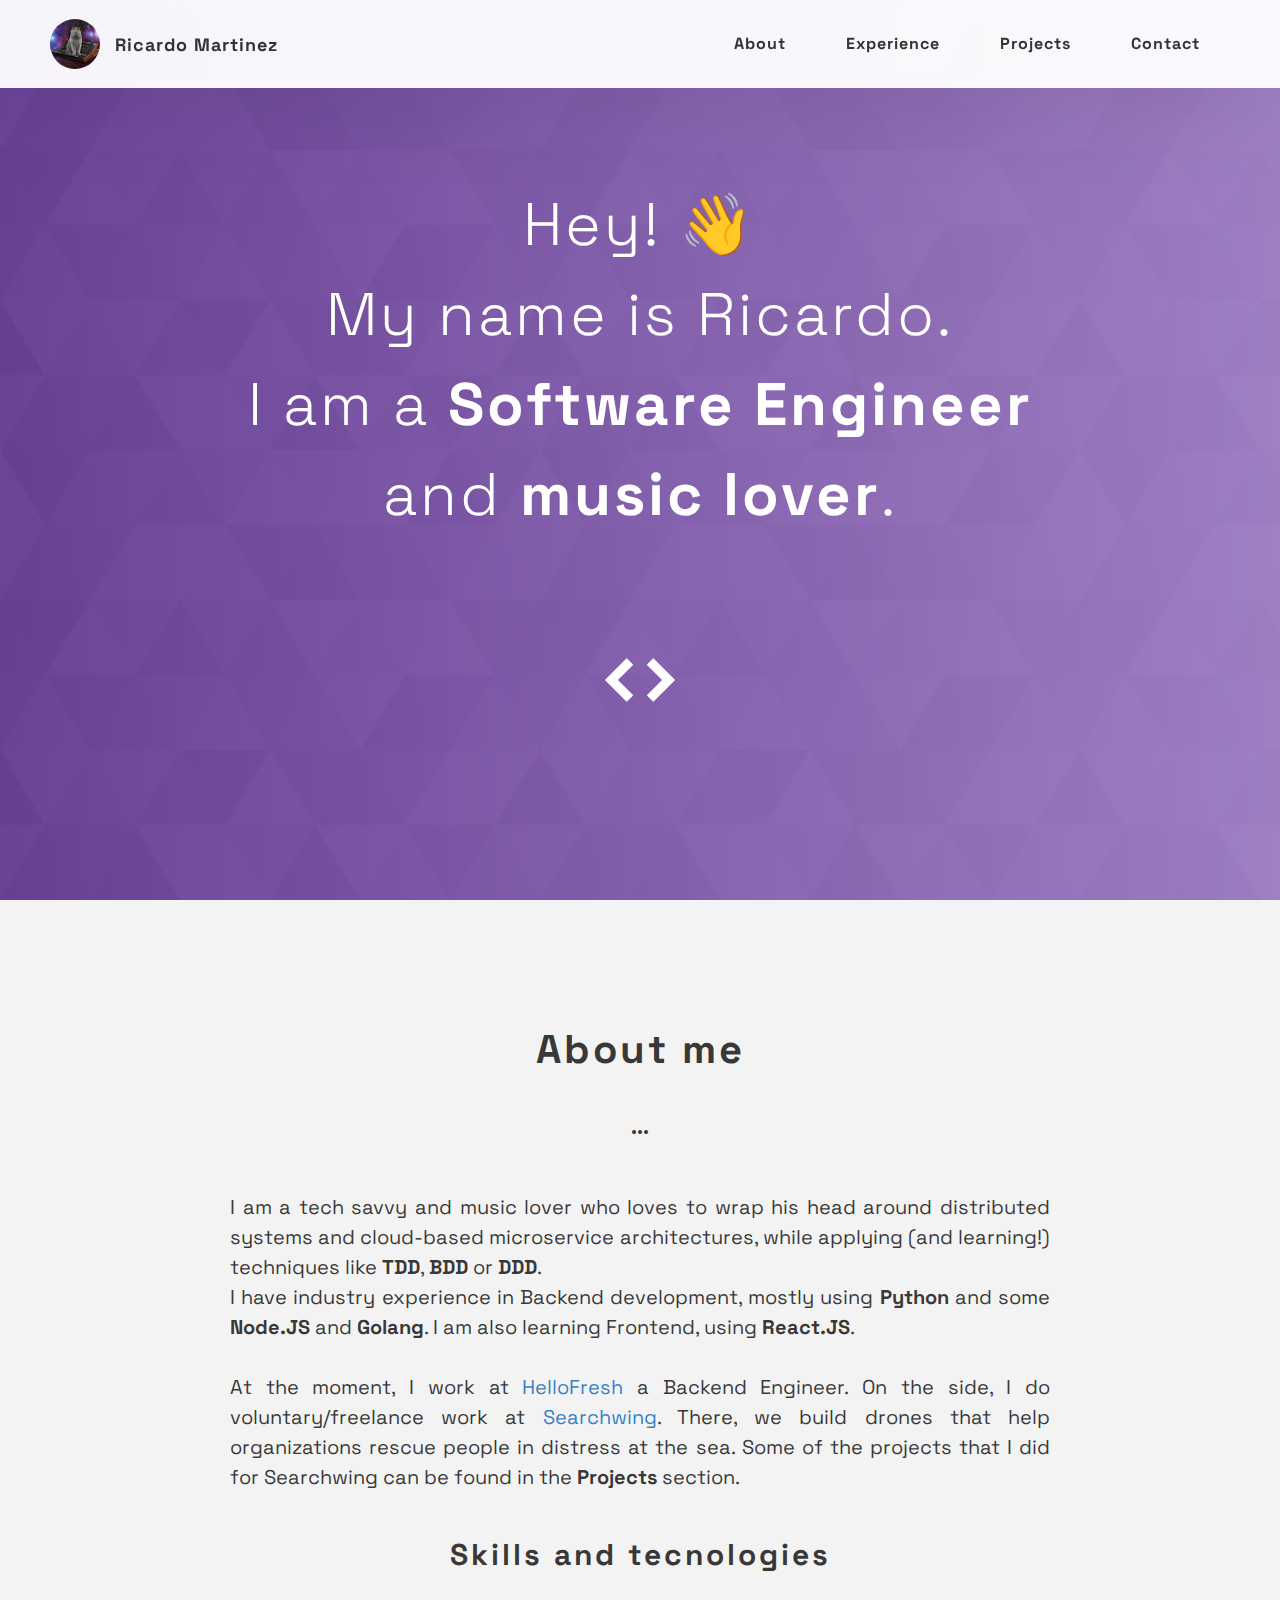
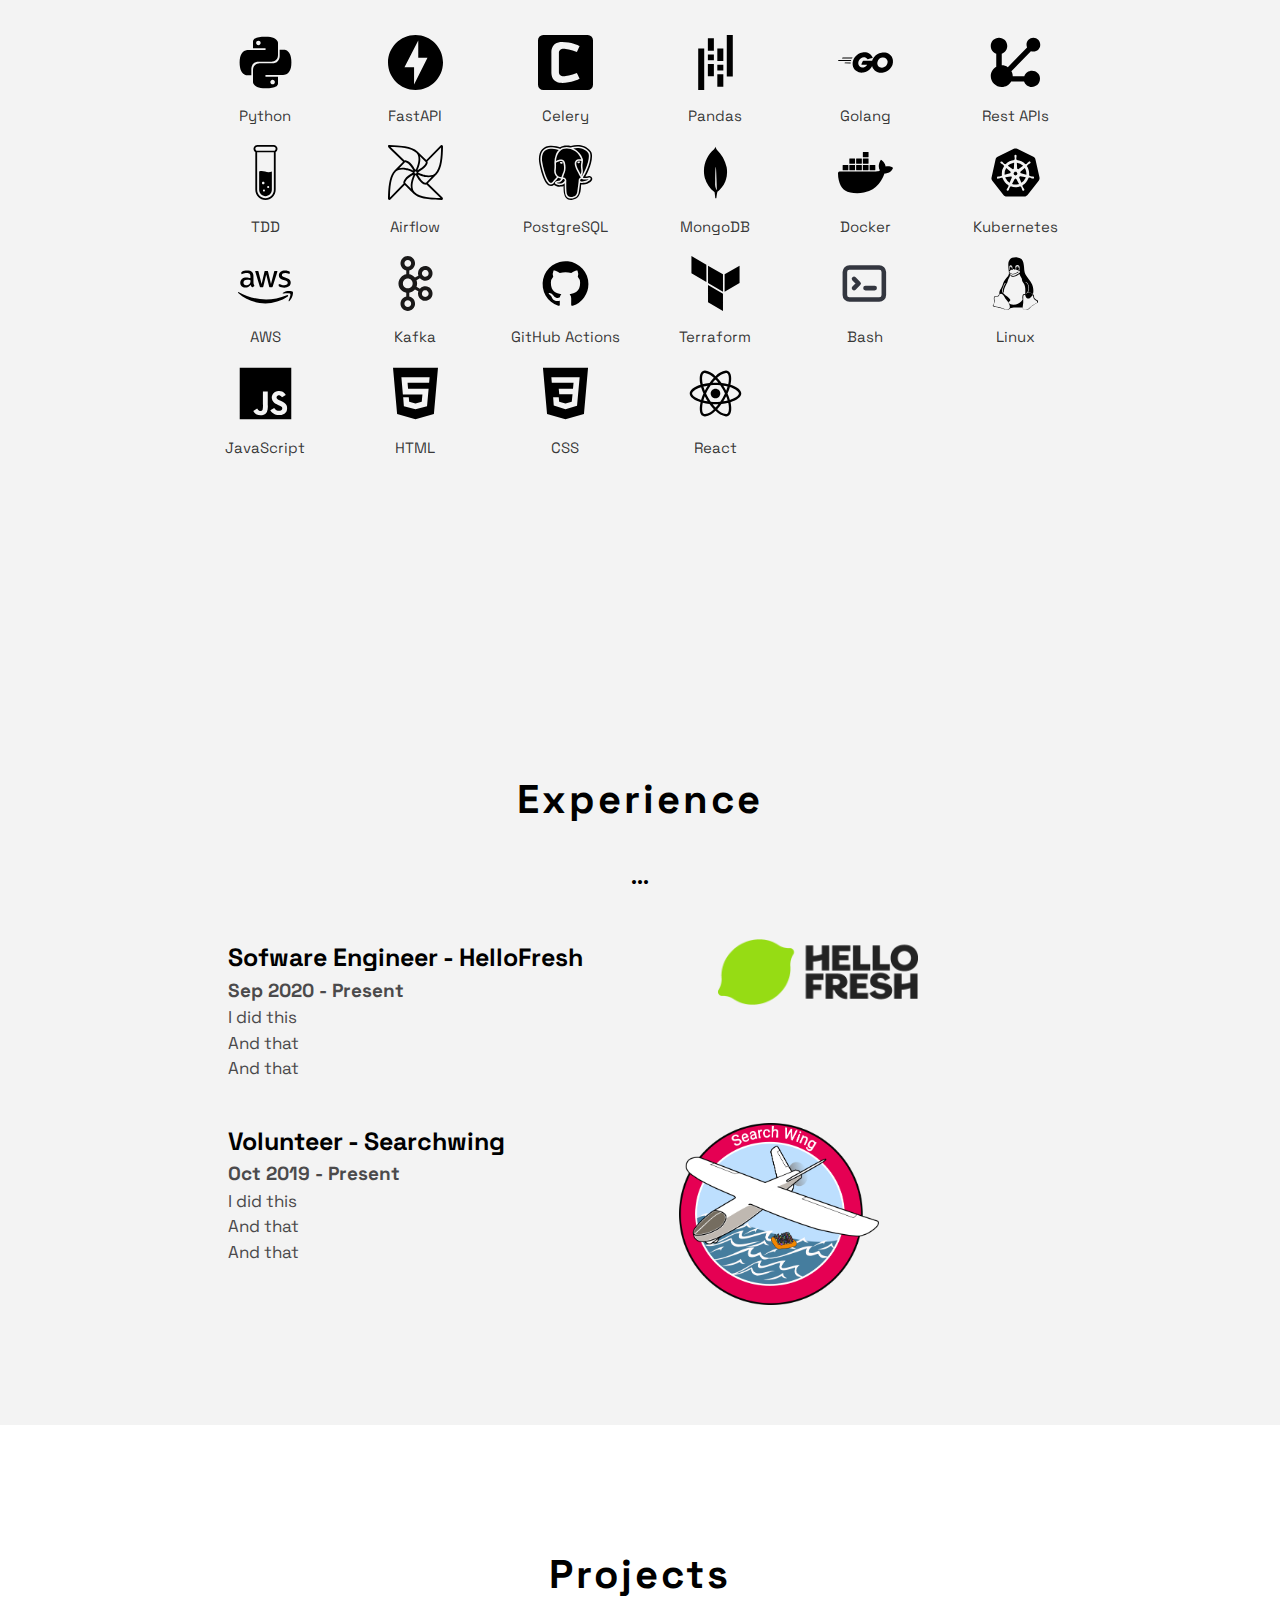
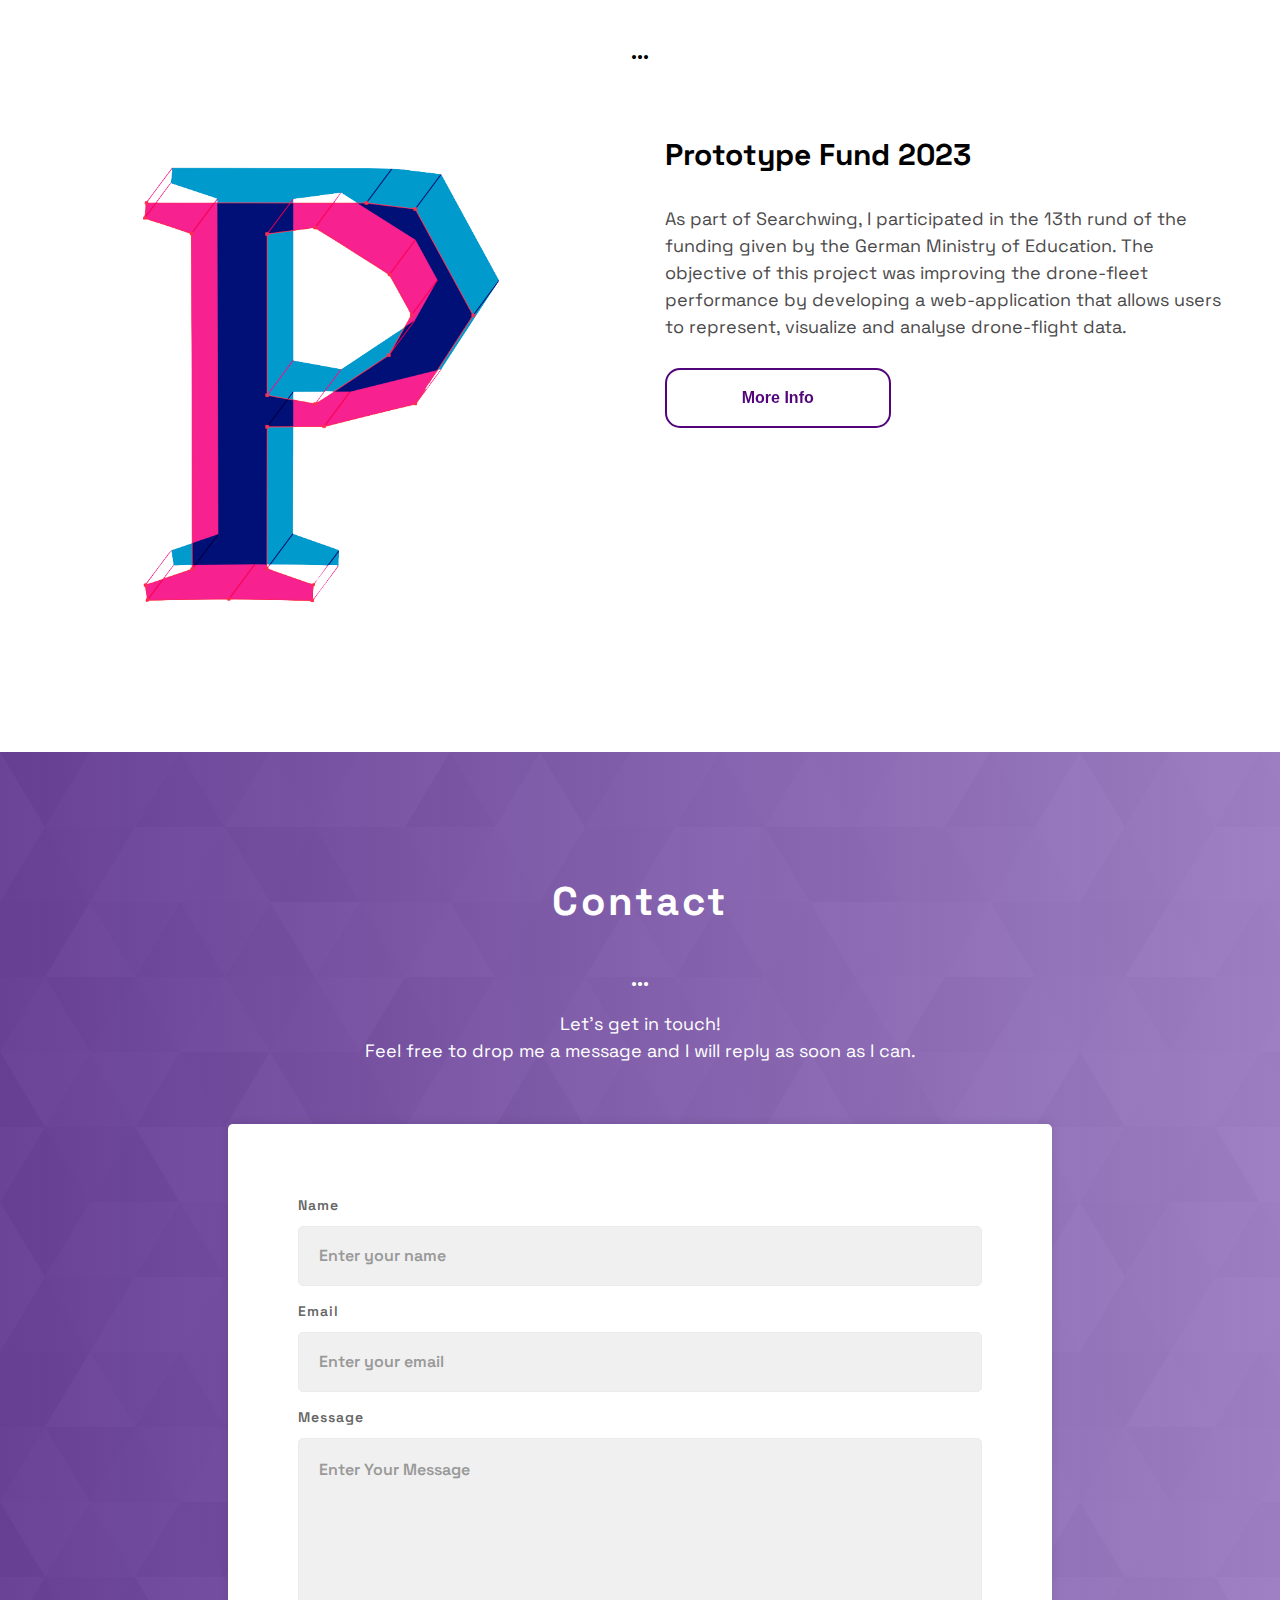
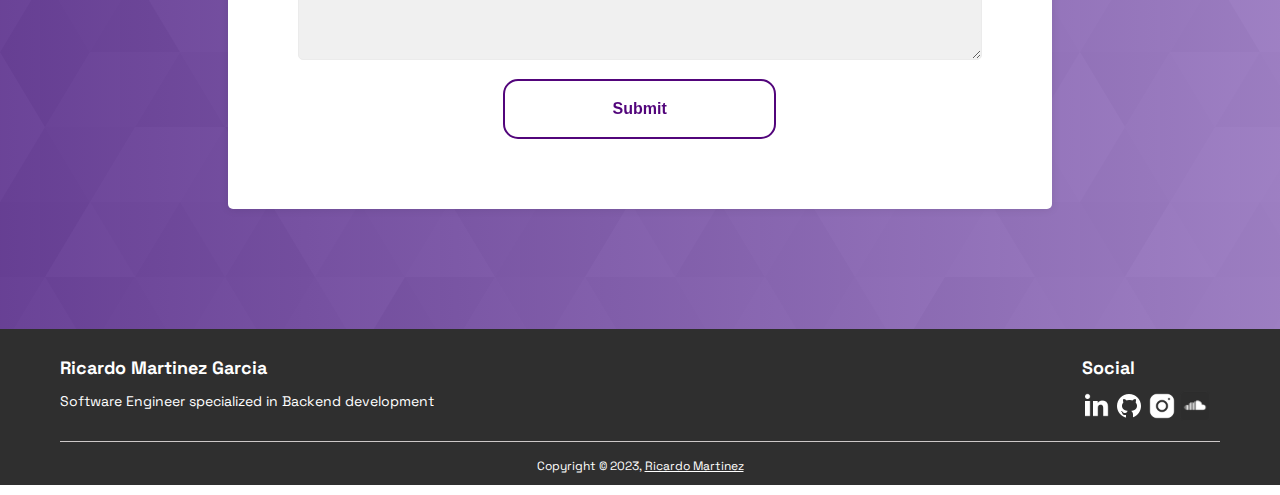
<file: index.html>
<!DOCTYPE html>
<html lang="en">

<head>
    <meta charset="UTF-8" />
    <meta name="viewport" content="width=device-width, initial-scale=1.0" />
    <meta http-equiv="X-UA-Compatible" content="ie=edge" />
    <title>Ricardo Martinez</title>

    <link rel="stylesheet" href="style.css" type="text/css" />


    <link rel="preconnect" href="https://fonts.googleapis.com">
    <link rel="preconnect" href="https://fonts.gstatic.com" crossorigin>
    <link rel="preconnect" href="https://fonts.googleapis.com">
    <link rel="preconnect" href="https://fonts.gstatic.com" crossorigin>
    <link
        href="https://fonts.googleapis.com/css2?family=Montserrat&family=Space+Grotesk:wght@300;400;500;600;700&family=Space+Mono:wght@400;700&display=swap"
        rel="stylesheet">
    <link href="https://fonts.googleapis.com/icon?family=Material+Icons" rel="stylesheet">
    <link href='https://css.gg/more-o.css' rel='stylesheet'>
</head>

<body>
    <header class="header">
        <div class="header__content">
            <div class="header__logo-container">
                <div class="header__logo-img-cont">
                    <img src="./assets/jpeg/rmargar.jpeg" alt="Ram Maheshwari Logo Image" class="header__logo-img" />
                </div>
                <a href="#home"><span class="header__logo-sub">Ricardo Martinez</span></a>
            </div>
            <div class="header__main">
                <ul class="header__links">
                    <li class="header__link-wrapper">
                        <a href="#about" class="header__link">About </a>
                    </li>
                    <li class="header__link-wrapper">
                        <a href="#experience" class="header__link">
                            Experience
                        </a>
                    </li>
                    <li class="header__link-wrapper">
                        <a href="#projects" class="header__link">
                            Projects
                        </a>
                    </li>
                    <li class="header__link-wrapper">
                        <a href="#contact" class="header__link"> Contact </a>
                    </li>
                </ul>
                <div class="header__main-ham-menu-cont">
                    <img src="./assets/svg/ham-menu.svg" alt="hamburger menu" class="header__main-ham-menu" />
                    <img src="./assets/svg/ham-menu-close.svg" alt="hamburger menu close"
                        class="header__main-ham-menu-close d-none" />
                </div>
            </div>
        </div>
        <div class="header__sm-menu">
            <div class="header__sm-menu-content">
                <ul class="header__sm-menu-links">
                    <li class="header__sm-menu-link">
                        <a href="./index.html"> Home </a>
                    </li>

                    <li class="header__sm-menu-link">
                        <a href="./index.html#about"> About </a>
                    </li>

                    <li class="header__sm-menu-link">
                        <a href="./index.html#projects"> Projects </a>
                    </li>

                    <li class="header__sm-menu-link">
                        <a href="./index.html#contact"> Contact </a>
                    </li>
                </ul>
            </div>
        </div>
    </header>
    </nav>

    <section class="home" id="home">
        <div class="home__content">
            <h1 class="heading-primary">
                Hey! &#x1F44B; <br /> My name is Ricardo. <br>
                I am a <span class="heading-primary-bold"> Software Engineer</span> <br> and <span
                    class="heading-primary-bold">music lover</span>.
            </h1>

            <div class="home_icon">
                <i class="material-icons" id="code-icon">code</i>
            </div>
        </div>

    </section>
    <section class="sec-pad about" id="about">
        <div class="main-container about-content">
            <h2 class="heading-section"> About me</h2>
            <div class="heading-icon"> <i class="material-icons">more_horiz</i></div>
            <div class="about-description">
                <p>I am a <span class="italic"> tech savvy</span> and music lover who loves to wrap his head around
                    distributed systems and cloud-based microservice architectures, while applying (and learning!)
                    techniques like <span class="about-description-bold">TDD</span>, <span
                        class="about-description-bold">BDD</span> or <span
                        class="about-description-bold">DDD</span>.<br>I have industry experience in Backend development,
                    mostly using
                    <span class="about-description-bold">Python</span> and some <span class="about-description-bold">
                        Node.JS</span> and <span class="about-description-bold">
                        Golang</span>. I am also learning Frontend, using <span
                        class="about-description-bold">React.JS</span>.<br> <br>
                <p>At the moment, I work at <a class="about-link"
                        href="https://engineering.hellofresh.com/">HelloFresh</a> a Backend Engineer. On the side, I do
                    voluntary/freelance work at <a class="about-link" href="http://searchwing.org">Searchwing</a>.
                    There, we build drones that help organizations rescue people in distress at the sea. Some of the
                    projects that I did for Searchwing can be found in the <span
                        class="about-description-bold">Projects</span> section.</p>
                </p>
            </div>
            <div class="about_skills">
                <h2 class="about_header">Skills and tecnologies</h2>
                <div class="about_skills_list">
                    <figure class="about_skill_box"><img src="./assets/svg/logos/python.svg" alt="Python">
                        <figcaption>Python</figcaption>
                    </figure>
                    <figure class="about_skill_box"><img src="./assets/svg/logos/fastapi.svg" alt="FastAPI">
                        <figcaption>FastAPI</figcaption>
                    </figure>
                    <figure class="about_skill_box"><img src="./assets/svg/logos/celery.svg" alt="Celery">
                        <figcaption>Celery</figcaption>
                    </figure>
                    <figure class="about_skill_box"><img src="./assets/svg/logos/pandas.svg" alt="Pandas">
                        <figcaption>Pandas</figcaption>
                    </figure>
                    <figure class="about_skill_box"><img src="./assets/svg/logos/golang.svg" alt="Golang">
                        <figcaption>Golang</figcaption>
                    </figure>
                    <figure class="about_skill_box"><img src="./assets/svg/logos/rest-api.svg" alt="RestAPI">
                        <figcaption>Rest APIs</figcaption>
                    </figure>
                    <figure class="about_skill_box"><img src="./assets/svg/logos/test.svg" alt="TDD">
                        <figcaption>TDD</figcaption>
                    </figure>
                    <figure class="about_skill_box"><img src="./assets/svg/logos/apache.svg" alt="Airflow">
                        <figcaption>Airflow</figcaption>
                    </figure>
                    <figure class="about_skill_box"><img src="./assets/svg/logos/postgresql.svg" alt="PostgreSQL">
                        <figcaption>PostgreSQL</figcaption>
                    </figure>
                    <figure class="about_skill_box"><img src="./assets/svg/logos/mongodb.svg" alt="MongoDB">
                        <figcaption>MongoDB</figcaption>
                    </figure>
                    <figure class="about_skill_box"><img src="./assets/svg/logos/docker.svg" alt="Docker">
                        <figcaption>Docker</figcaption>
                    </figure>
                    <figure class="about_skill_box"><img src="./assets/svg/logos/kubernetes.svg" alt="Kubernetes">
                        <figcaption>Kubernetes</figcaption>
                    </figure>
                    <figure class="about_skill_box"><img src="./assets/svg/logos/aws.svg" alt="AWS">
                        <figcaption>AWS</figcaption>
                    </figure>
                    <figure class="about_skill_box"><img src="./assets/svg/logos/kafka.svg" alt="Kafka">
                        <figcaption>Kafka</figcaption>
                    </figure>
                    <figure class="about_skill_box"><img src="./assets/svg/logos/github.svg" alt="GitHub Actions">
                        <figcaption>GitHub Actions</figcaption>
                    </figure>
                    <figure class="about_skill_box"><img src="./assets/svg/logos/terraform.svg" alt="Terraform">
                        <figcaption>Terraform</figcaption>
                    </figure>
                    <figure class="about_skill_box"><img src="./assets/svg/logos/bash.svg" alt="Bash">
                        <figcaption>Bash</figcaption>
                    </figure>
                    <figure class="about_skill_box"><img src="./assets/svg/logos/linux.svg" alt="Linux">
                        <figcaption>Linux</figcaption>
                    </figure>
                    <figure class="about_skill_box"><img src="./assets/svg/logos/javascript.svg" alt="JavaScript">
                        <figcaption>JavaScript</figcaption>
                    </figure>
                    <figure class="about_skill_box"><img src="./assets/svg/logos/html5.svg" alt="HTML">
                        <figcaption>HTML</figcaption>
                    </figure>
                    <figure class="about_skill_box"><img src="./assets/svg/logos/css3.svg" alt="CSS">
                        <figcaption>CSS</figcaption>
                    </figure>
                    <figure class="about_skill_box"><img src="./assets/svg/logos/react.svg" alt="React">
                        <figcaption>React</figcaption>
                    </figure>
                </div>
            </div>
        </div>

    </section>

    <section class="sec-pad experience" id="experience">
        <div class="main-container">
            <h2 class="heading-section">Experience</h2>
            <div class="heading-icon"> <i class="material-icons">more_horiz</i></div>
            <div class="experience-wrapper">
                <div class="container-experience">
                    <div class="experience-description">
                        <h2 class="experience-item-title">Sofware Engineer - <a class="experience-item-title-link"
                                href="https://hellofresh.de">HelloFresh</a></h2>
                        <h4 class="experience-item-dates text-main-color">Sep 2020 - Present</h4>
                        <ul class="experience-item-description text-main-color">
                            <li>I did this</li>
                            <li>And that</li>
                            <li>And that</li>
                        </ul>
                    </div>
                    <div class="experience-logo"><img src="./assets/png/hellofresh.png"></div>
                </div>
                <div class="container-experience">
                    <div class="experience-description">
                        <h2 class="experience-item-title">Volunteer - <a class="experience-item-title-link"
                                href="https://searchwing.org">Searchwing</a></h2>
                        <h4 class="experience-item-dates text-main-color">Oct 2019 - Present</h4>
                        <ul class="experience-item-description text-main-color">
                            <li>I did this</li>
                            <li>And that</li>
                            <li>And that</li>
                        </ul>
                    </div>
                    <div class="experience-logo"><img src="./assets/png/searchwing.png"></div>
                </div>
            </div>
        </div>
    </section>
    <section id="projects" class="sec-pad projects">
        <div class="main-container">
            <h2 class="heading-section">
                Projects
            </h2>
            <div class="heading-icon"> <i class="material-icons">more_horiz</i></div>
            <div class="projects-content">
                <div class="projects-row">
                    <div class="projects-row-img-cont">
                        <img src="./assets/png/prototype-fund.png" alt="Software Screenshot" class="projects-row-img"
                            loading="lazy" />
                    </div>
                    <div class="projects-row-content">
                        <h3 class="projects-row-content-title">Prototype Fund 2023</h3>
                        <p class="projects-row-description text-main-color">
                            As part of Searchwing, I participated in the 13th rund of the funding given by the German
                            Ministry of Education.
                            The objective of this project was improving the drone-fleet performance
                            by developing a web-application that allows users to represent, visualize and analyse
                            drone-flight data.
                        </p>
                        <a href="https://prototypefund.de/en/" target="_blank"><button class="btn"
                                href="https://prototypefund.de/en/" role="button">More Info</button></a>
                    </div>
                </div>
            </div>
        </div>
    </section>
    <section class="sec-pad contact" id="contact">
        <div class="main-container">
            <h2 class="heading-section">Contact</h2>
            <div class="heading-icon"> <i class="material-icons">more_horiz</i></div>
            <p class="contact-text">Let's get in touch! <br> Feel free to drop me a message and I will reply as soon as
                I can.</p>
            <div class="form-container">
                <form class="contact-form" method="post">
                    <div class="contact-form-field">
                        <label class="contact-form-label" for="name">Name</label>
                        <input required class="contact-form-input" id="post-name" placeholder="Enter your name"
                            type="text" name="name">
                    </div>
                    <div class="contact-form-field">
                        <label class="contact-form-label" for="email">Email</label>
                        <input required class="contact-form-input" id="post-email" type="text"
                            placeholder="Enter your email" name="email">
                    </div>
                    <div class="contact-form-field">
                        <label class="contact-form-label" for="message">Message</label>
                        <textarea required cols="30" rows="10" class="contact-form-input"
                            placeholder="Enter Your Message" name="message" id="message"></textarea>
                    </div>
                    <input class="btn contact-form-submit-btn" type="submit" value="Submit">
                </form>
            </div>
        </div>

    </section>
    <section class="footer" id="footer">
        <div class="main-container footer-container">
            <div class="footer-info">
                <div class="footer-info-summary">
                    <h2>Ricardo Martinez Garcia</h2>
                    <p class="">Software Engineer specialized in Backend development</h2>
                </div>
                <div class="footer-social">
                    <h2 class="footer-social-header">Social</h2>
                    <div class="footer-social-cont">
                        <a href="https://www.linkedin.com/in/ricmargar/" target="_blank" rel="noreferrer" href="#">
                            <img class="main-footer__icon" src="./assets/png/linkedin-ico.png" alt="icon" />
                        </a>
                        <a href="https://www.github.com/rmargar/" target="_blank" rel="noreferrer" href="#">
                            <img class="main-footer__icon" src="./assets/png/github-ico.png" alt="icon" />
                        </a>
                        <a href="https://www.instagram.com/mrtnzzz__/" target="_blank" rel="noreferrer" href="#">
                            <img class="main-footer__icon" src="./assets/png/insta-ico.png" alt="icon" />
                        </a>
                        <a href="https://www.instagram.com/mrtnzzz__/" target="_blank" rel="noreferrer" href="#">
                            <img class="main-footer__icon" src="./assets/png/soundcloud.png" alt="icon" />
                        </a>
                    </div>
                </div>
            </div>

            <div class="footer-copyright">Copyright © 2023, <a class="footer-link" href="https://rmargar.net">Ricardo
                    Martinez</a></div>
        </div>
    </section>
</body>

</html>
</file>
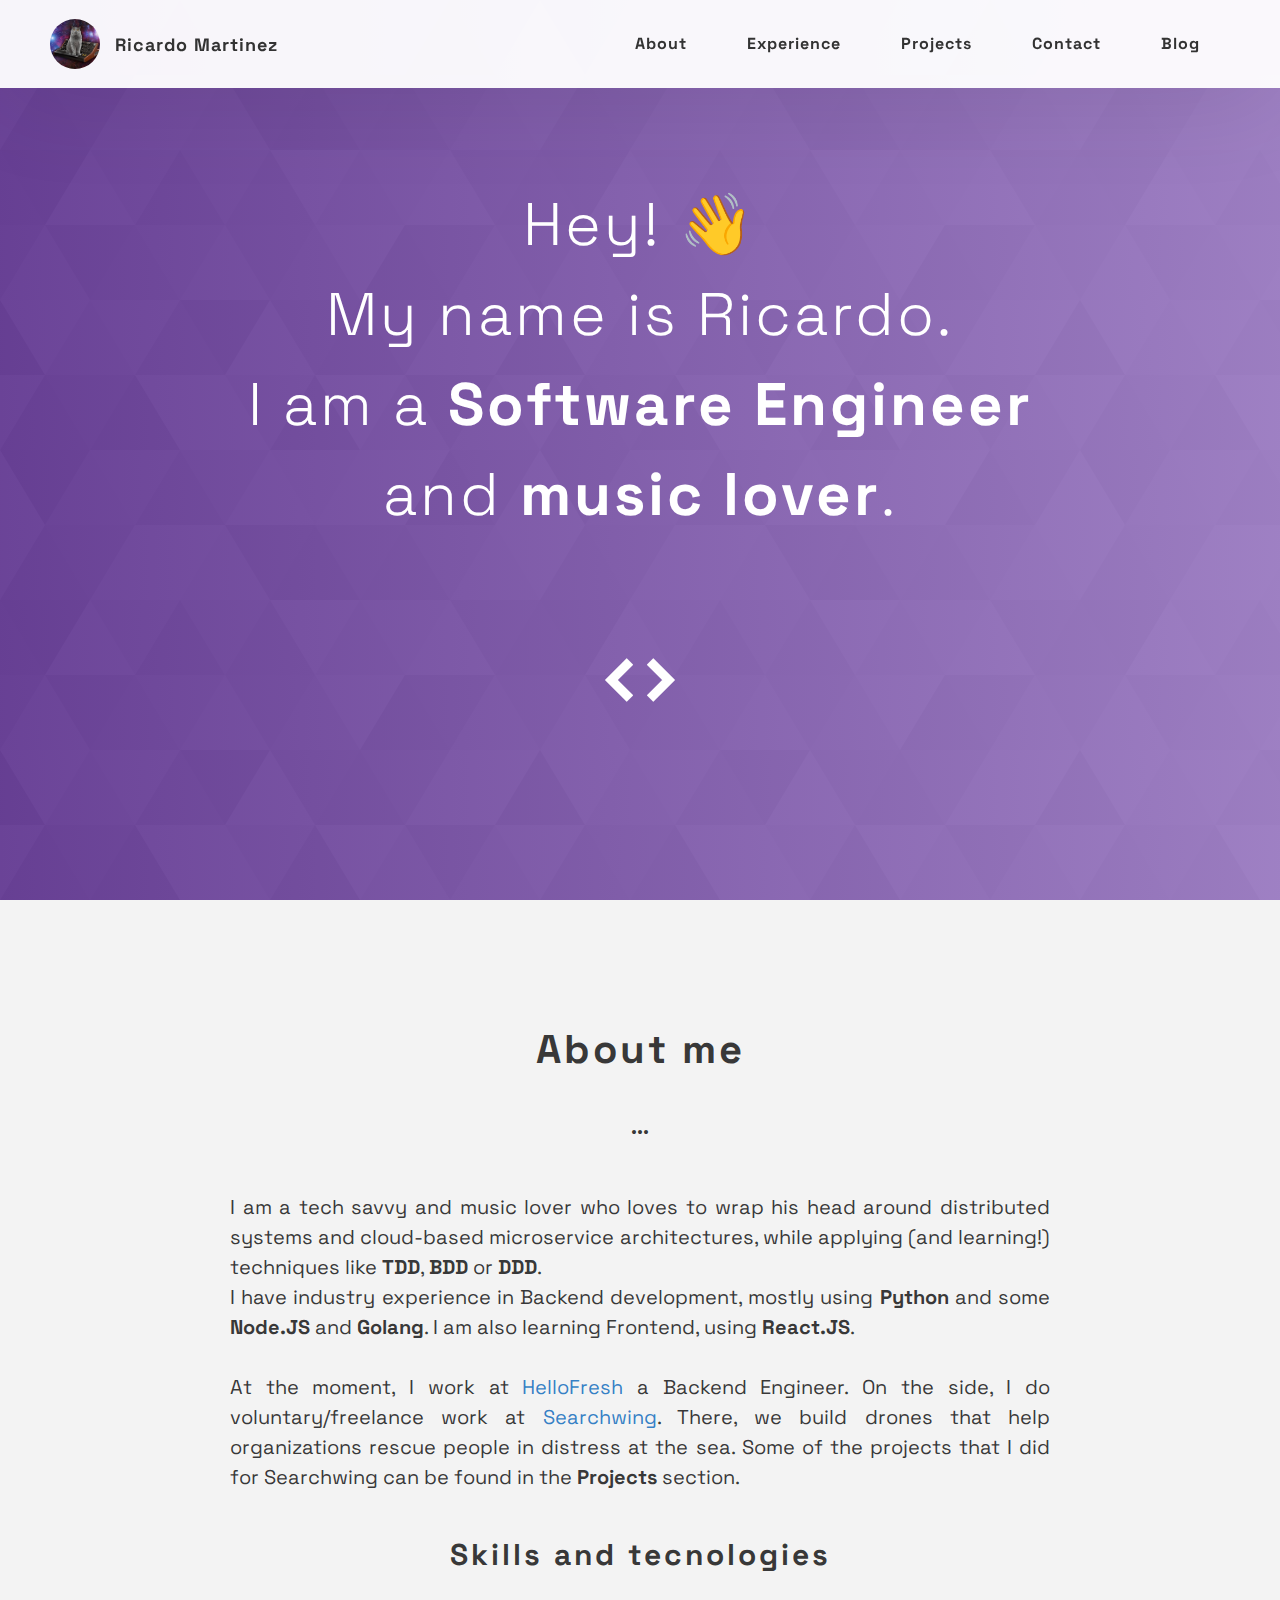
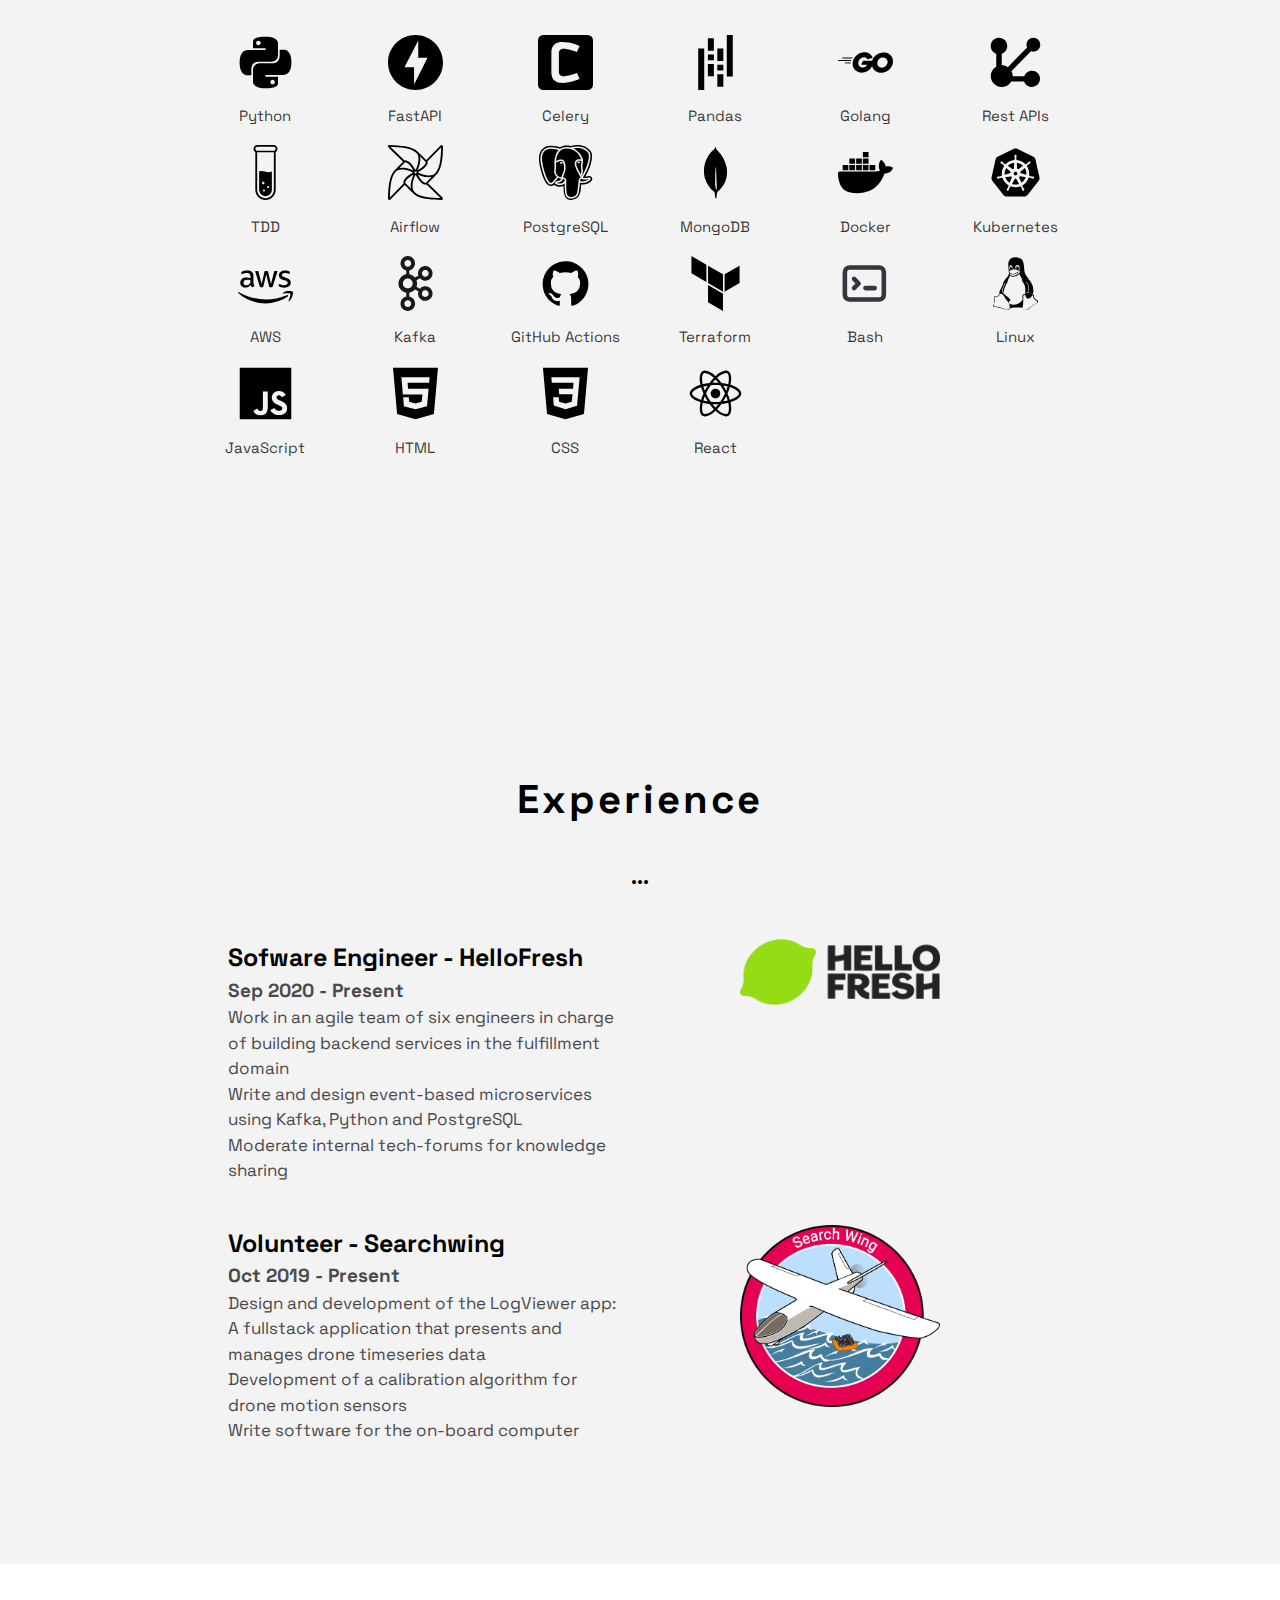
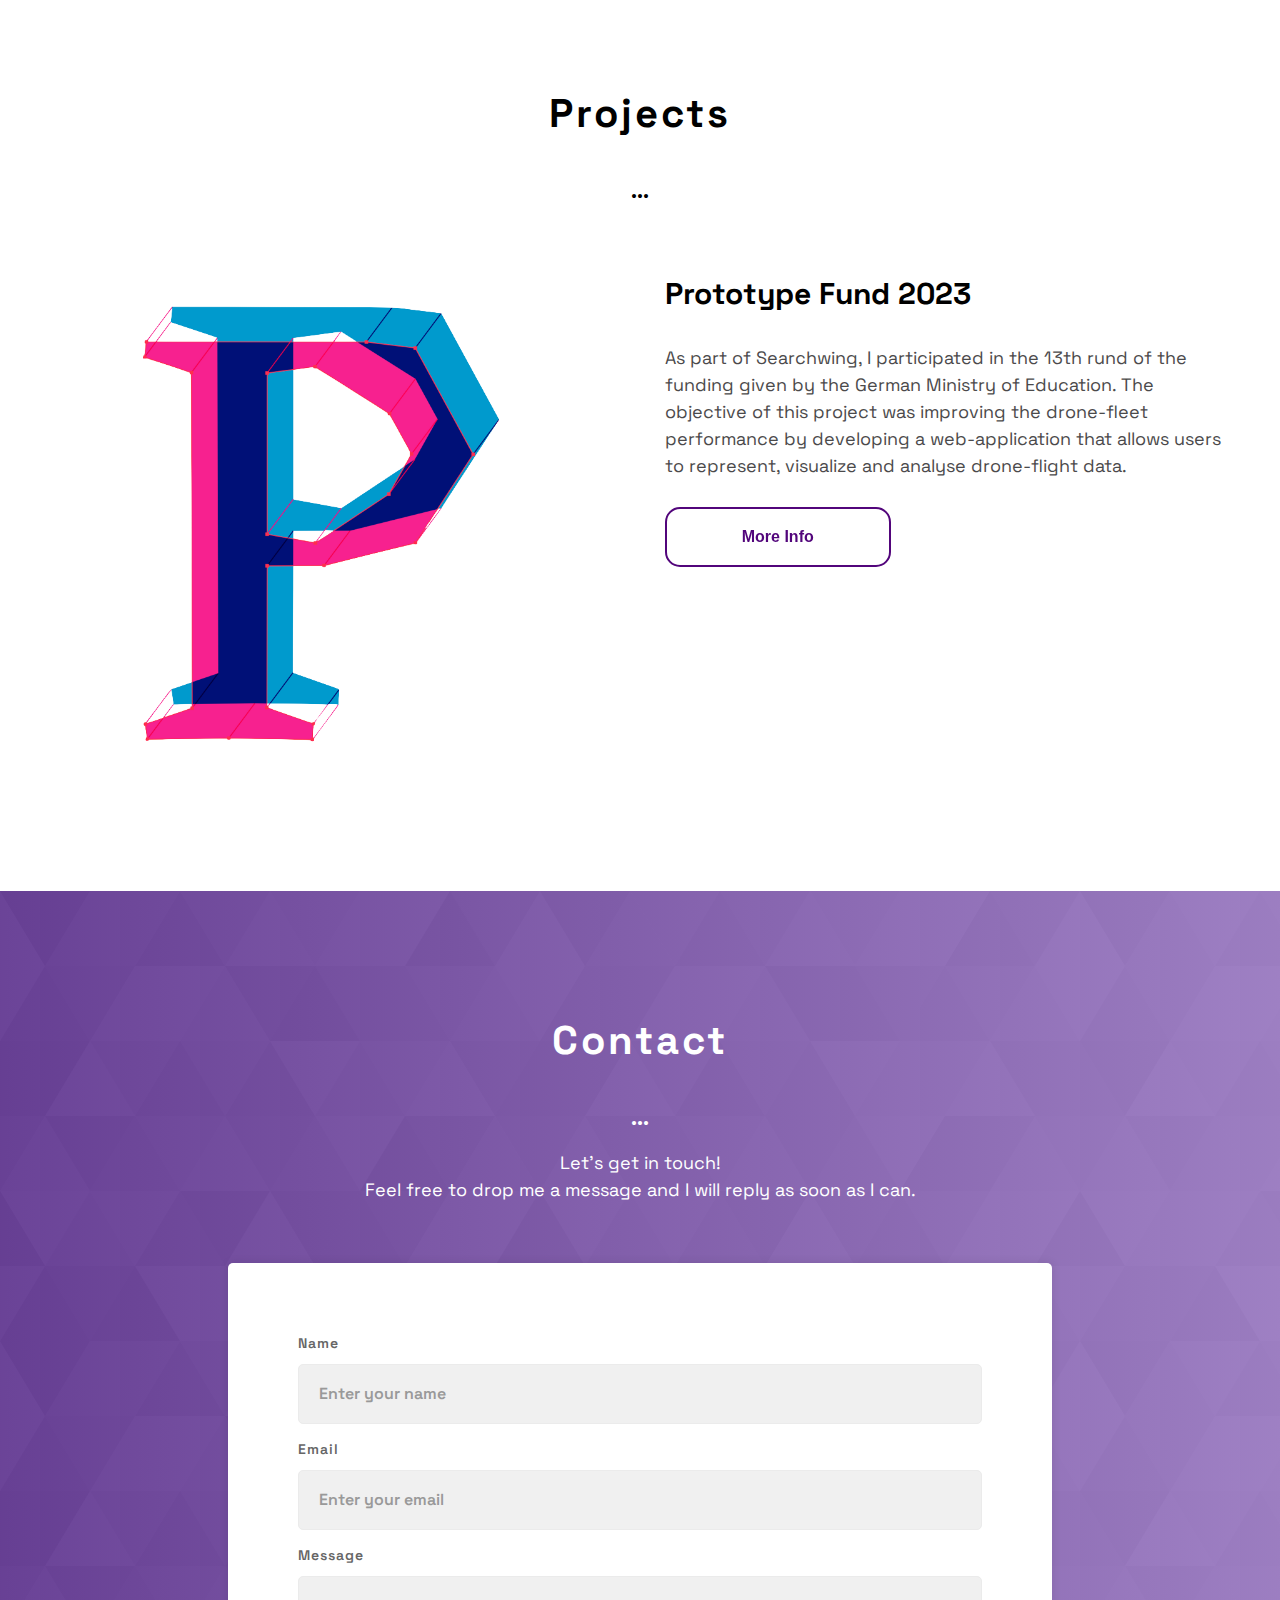
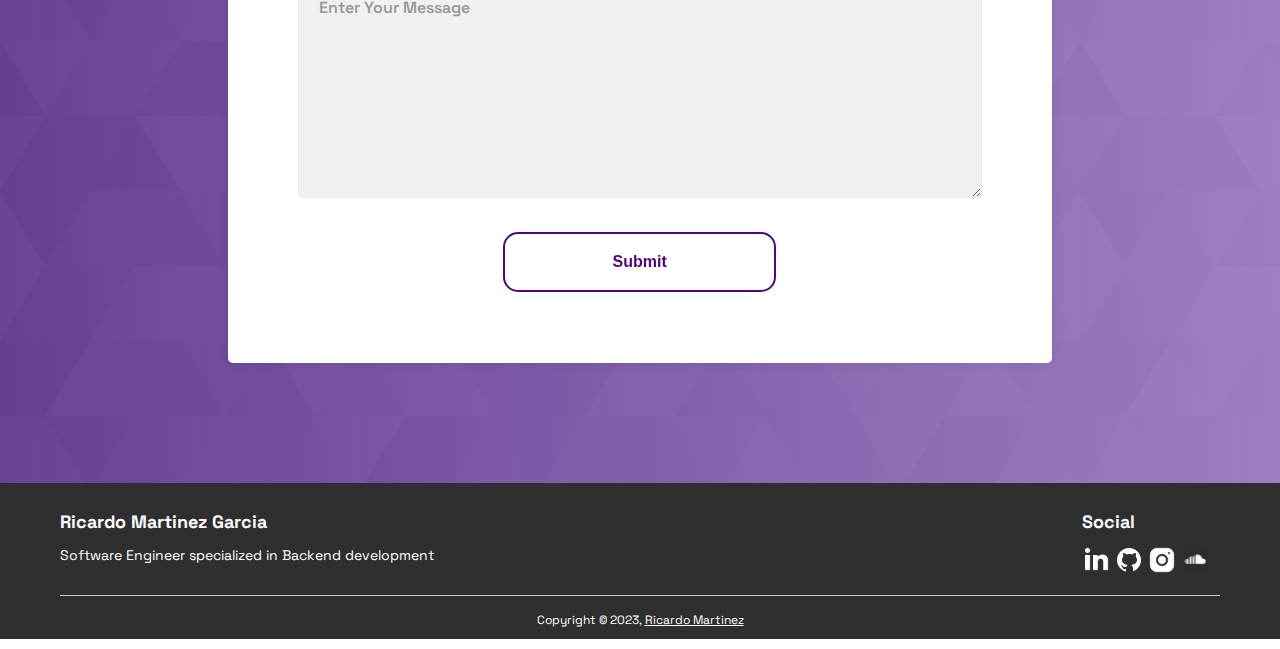
<file: static/index.html>
<!DOCTYPE html>
<html lang="en">

<head>
    <meta charset="UTF-8" />
    <meta name="viewport" content="width=device-width, initial-scale=1.0" />
    <meta http-equiv="X-UA-Compatible" content="ie=edge" />
    <title>Ricardo Martinez</title>

    <link rel="stylesheet" href="/static/stylesheets/main.css" type="text/css" />


    <link rel="preconnect" href="https://fonts.googleapis.com">
    <link rel="preconnect" href="https://fonts.gstatic.com" crossorigin>
    <link rel="preconnect" href="https://fonts.googleapis.com">
    <link rel="preconnect" href="https://fonts.gstatic.com" crossorigin>
    <link
        href="https://fonts.googleapis.com/css2?family=Montserrat&family=Space+Grotesk:wght@300;400;500;600;700&family=Space+Mono:wght@400;700&display=swap"
        rel="stylesheet">
    <link href="https://fonts.googleapis.com/icon?family=Material+Icons" rel="stylesheet">
    <link href='https://css.gg/more-o.css' rel='stylesheet'>
    <script src="https://code.jquery.com/jquery-3.6.4.min.js"></script>
    <script src="https://www.google.com/recaptcha/api.js" async defer></script>
</head>

<body>
    <header class="header">
        <div class="header__content">
            <div class="header__logo-container">
                <div class="header__logo-img-cont">
                    <img src="/static/assets/jpeg/rmargar.jpeg" alt="Ram Maheshwari Logo Image" class="header__logo-img" />
                </div>
                <a href="#home"><span class="header__logo-sub">Ricardo Martinez</span></a>
            </div>
            <div class="header__main">
                <ul class="header__links">
                    <li class="header__link-wrapper">
                        <a href="#about" class="header__link">About </a>
                    </li>
                    <li class="header__link-wrapper">
                        <a href="#experience" class="header__link">
                            Experience
                        </a>
                    </li>
                    <li class="header__link-wrapper">
                        <a href="#projects" class="header__link">
                            Projects
                        </a>
                    </li>
                    <li class="header__link-wrapper">
                        <a href="#contact" class="header__link"> Contact </a>
                    </li>
                    <li class="header__link-wrapper">
                        <a href="/blog" class="header__link"> Blog </a>
                    </li>
                </ul>
                <div class="header__main-ham-menu-cont">
                    <img src="/static/assets/svg/ham-menu.svg" alt="hamburger menu" class="header__main-ham-menu" />
                    <img src="/static/assets/svg/ham-menu-close.svg" alt="hamburger menu close"
                        class="header__main-ham-menu-close d-none" />
                </div>
            </div>
        </div>
        <div class="header__sm-menu">
            <div class="header__sm-menu-content">
                <ul class="header__sm-menu-links">
                    <li class="header__sm-menu-link">
                        <a href="/static/index.html"> Home </a>
                    </li>

                    <li class="header__sm-menu-link">
                        <a href="/static/index.html#about"> About </a>
                    </li>

                    <li class="header__sm-menu-link">
                        <a href="/static/index.html#projects"> Projects </a>
                    </li>

                    <li class="header__sm-menu-link">
                        <a href="/static/index.html#contact"> Contact! </a>
                    </li>
                    <li class="header__sm-menu-link">
                        <a href="/blog"> Blog </a>
                    </li>
                </ul>
            </div>
        </div>
    </header>
    </nav>

    <section class="home" id="home">
        <div class="home__content">
            <h1 class="heading-primary">
                Hey! &#x1F44B; <br /> My name is Ricardo. <br>
                I am a <span class="heading-primary-bold"> Software Engineer</span> <br> and <span
                    class="heading-primary-bold">music lover</span>.
            </h1>

            <div class="home_icon">
                <i class="material-icons" id="code-icon">code</i>
            </div>
        </div>

    </section>
    <section class="sec-pad about" id="about">
        <div class="main-container about-content">
            <h2 class="heading-section"> About me</h2>
            <div class="heading-icon"> <i class="material-icons">more_horiz</i></div>
            <div class="about-description">
                <p>I am a <span class="italic"> tech savvy</span> and music lover who loves to wrap his head around
                    distributed systems and cloud-based microservice architectures, while applying (and learning!)
                    techniques like <span class="about-description-bold">TDD</span>, <span
                        class="about-description-bold">BDD</span> or <span
                        class="about-description-bold">DDD</span>.<br>I have industry experience in Backend development,
                    mostly using
                    <span class="about-description-bold">Python</span> and some <span class="about-description-bold">
                        Node.JS</span> and <span class="about-description-bold">
                        Golang</span>. I am also learning Frontend, using <span
                        class="about-description-bold">React.JS</span>.<br> <br>
                <p>At the moment, I work at <a class="about-link"
                        href="https://engineering.hellofresh.com/">HelloFresh</a> a Backend Engineer. On the side, I do
                    voluntary/freelance work at <a class="about-link" href="http://searchwing.org">Searchwing</a>.
                    There, we build drones that help organizations rescue people in distress at the sea. Some of the
                    projects that I did for Searchwing can be found in the <span
                        class="about-description-bold">Projects</span> section.</p>
                </p>
            </div>
            <div class="about_skills">
                <h2 class="about_header">Skills and tecnologies</h2>
                <div class="about_skills_list">
                    <figure class="about_skill_box"><img src="/static/assets/svg/logos/python.svg" alt="Python">
                        <figcaption>Python</figcaption>
                    </figure>
                    <figure class="about_skill_box"><img src="/static/assets/svg/logos/fastapi.svg" alt="FastAPI">
                        <figcaption>FastAPI</figcaption>
                    </figure>
                    <figure class="about_skill_box"><img src="/static/assets/svg/logos/celery.svg" alt="Celery">
                        <figcaption>Celery</figcaption>
                    </figure>
                    <figure class="about_skill_box"><img src="/static/assets/svg/logos/pandas.svg" alt="Pandas">
                        <figcaption>Pandas</figcaption>
                    </figure>
                    <figure class="about_skill_box"><img src="/static/assets/svg/logos/golang.svg" alt="Golang">
                        <figcaption>Golang</figcaption>
                    </figure>
                    <figure class="about_skill_box"><img src="/static/assets/svg/logos/rest-api.svg" alt="RestAPI">
                        <figcaption>Rest APIs</figcaption>
                    </figure>
                    <figure class="about_skill_box"><img src="/static/assets/svg/logos/test.svg" alt="TDD">
                        <figcaption>TDD</figcaption>
                    </figure>
                    <figure class="about_skill_box"><img src="/static/assets/svg/logos/apache.svg" alt="Airflow">
                        <figcaption>Airflow</figcaption>
                    </figure>
                    <figure class="about_skill_box"><img src="/static/assets/svg/logos/postgresql.svg" alt="PostgreSQL">
                        <figcaption>PostgreSQL</figcaption>
                    </figure>
                    <figure class="about_skill_box"><img src="/static/assets/svg/logos/mongodb.svg" alt="MongoDB">
                        <figcaption>MongoDB</figcaption>
                    </figure>
                    <figure class="about_skill_box"><img src="/static/assets/svg/logos/docker.svg" alt="Docker">
                        <figcaption>Docker</figcaption>
                    </figure>
                    <figure class="about_skill_box"><img src="/static/assets/svg/logos/kubernetes.svg" alt="Kubernetes">
                        <figcaption>Kubernetes</figcaption>
                    </figure>
                    <figure class="about_skill_box"><img src="/static/assets/svg/logos/aws.svg" alt="AWS">
                        <figcaption>AWS</figcaption>
                    </figure>
                    <figure class="about_skill_box"><img src="/static/assets/svg/logos/kafka.svg" alt="Kafka">
                        <figcaption>Kafka</figcaption>
                    </figure>
                    <figure class="about_skill_box"><img src="/static/assets/svg/logos/github.svg" alt="GitHub Actions">
                        <figcaption>GitHub Actions</figcaption>
                    </figure>
                    <figure class="about_skill_box"><img src="/static/assets/svg/logos/terraform.svg" alt="Terraform">
                        <figcaption>Terraform</figcaption>
                    </figure>
                    <figure class="about_skill_box"><img src="/static/assets/svg/logos/bash.svg" alt="Bash">
                        <figcaption>Bash</figcaption>
                    </figure>
                    <figure class="about_skill_box"><img src="/static/assets/svg/logos/linux.svg" alt="Linux">
                        <figcaption>Linux</figcaption>
                    </figure>
                    <figure class="about_skill_box"><img src="/static/assets/svg/logos/javascript.svg" alt="JavaScript">
                        <figcaption>JavaScript</figcaption>
                    </figure>
                    <figure class="about_skill_box"><img src="/static/assets/svg/logos/html5.svg" alt="HTML">
                        <figcaption>HTML</figcaption>
                    </figure>
                    <figure class="about_skill_box"><img src="/static/assets/svg/logos/css3.svg" alt="CSS">
                        <figcaption>CSS</figcaption>
                    </figure>
                    <figure class="about_skill_box"><img src="/static/assets/svg/logos/react.svg" alt="React">
                        <figcaption>React</figcaption>
                    </figure>
                </div>
            </div>
        </div>

    </section>

    <section class="sec-pad experience" id="experience">
        <div class="main-container">
            <h2 class="heading-section">Experience</h2>
            <div class="heading-icon"> <i class="material-icons">more_horiz</i></div>
            <div class="experience-wrapper">
                <div class="container-experience">
                    <div class="experience-description">
                        <h2 class="experience-item-title">Sofware Engineer - <a class="experience-item-title-link"
                                href="https://hellofresh.de">HelloFresh</a></h2>
                        <h4 class="experience-item-dates text-main-color">Sep 2020 - Present</h4>
                        <ul class="experience-item-description text-main-color">
                            <li>Work in an agile team of six engineers in charge of building backend services in the fulfillment domain</li>
                            <li>Write and design event-based microservices using Kafka, Python and PostgreSQL</li>
                            <li>Moderate internal tech-forums for knowledge sharing</li>
                        </ul>
                    </div>
                    <div class="experience-logo"><img src="/static/assets/png/hellofresh.png"></div>
                </div>
                <div class="container-experience">
                    <div class="experience-description">
                        <h2 class="experience-item-title">Volunteer - <a class="experience-item-title-link"
                                href="https://searchwing.org">Searchwing</a></h2>
                        <h4 class="experience-item-dates text-main-color">Oct 2019 - Present</h4>
                        <ul class="experience-item-description text-main-color">
                            <li>Design and development of the LogViewer app: A fullstack application that presents and manages drone timeseries data</li>
                            <li>Development of a calibration algorithm for drone motion sensors</li>
                            <li>Write software for the on-board computer</li>
                        </ul>
                    </div>
                    <div class="experience-logo"><img src="/static/assets/png/searchwing.png"></div>
                </div>
            </div>
        </div>
    </section>
    <section id="projects" class="sec-pad projects">
        <div class="main-container">
            <h2 class="heading-section">
                Projects
            </h2>
            <div class="heading-icon"> <i class="material-icons">more_horiz</i></div>
            <div class="projects-content">
                <div class="projects-row">
                    <div class="projects-row-img-cont">
                        <img src="/static/assets/png/prototype-fund.png" alt="Software Screenshot" class="projects-row-img"
                            loading="lazy" />
                    </div>
                    <div class="projects-row-content">
                        <h3 class="projects-row-content-title">Prototype Fund 2023</h3>
                        <p class="projects-row-description text-main-color">
                            As part of Searchwing, I participated in the 13th rund of the funding given by the German
                            Ministry of Education.
                            The objective of this project was improving the drone-fleet performance
                            by developing a web-application that allows users to represent, visualize and analyse
                            drone-flight data.
                        </p>
                        <a href="https://prototypefund.de/project/searchwing/" target="_blank"><button class="btn"
                                href="https://prototypefund.de/project/searchwing/" role="button">More Info</button></a>
                    </div>
                </div>
            </div>
        </div>
    </section>
    <section class="sec-pad contact" id="contact">
        <div class="main-container">
            <h2 class="heading-section">Contact</h2>
            <div class="heading-icon"> <i class="material-icons">more_horiz</i></div>
            <p class="contact-text">Let's get in touch! <br> Feel free to drop me a message and I will reply as soon as
                I can.</p>
            <div class="form-container">
                <form class="contact-form" method="post">
                    <div class="contact-form-field">
                        <label class="contact-form-label" for="name">Name</label>
                        <input required class="contact-form-input" id="post-name" placeholder="Enter your name"
                            type="text" name="name">
                    </div>
                    <div class="contact-form-field">
                        <label class="contact-form-label" for="email">Email</label>
                        <input required class="contact-form-input" id="post-email" type="email"
                            placeholder="Enter your email" name="email">
                    </div>
                    <div hidden class="contact-form-field">
                        <label class="contact-form-label" for="phone">Phone</label>
                        <input class="contact-form-input" id="post-phone" type="phone"
                            placeholder="Enter your phone number" name="phone">
                    </div>
                    <div class="contact-form-field">
                        <label class="contact-form-label" for="message">Message</label>
                        <textarea required cols="30" rows="10" class="contact-form-input"
                            placeholder="Enter Your Message" name="message" id="message"></textarea>
                    </div>
                    <div align="center" id="recaptcha" class="g-recaptcha" data-sitekey="6Lccd2wpAAAAAKih89NDLXeSVR_1bEM3ojSftjLp" data-action="LOGIN" data-callback="callback"></div>
                    <br/>
                    <input id="submit-btn" class="btn contact-form-submit-btn" type="submit" value="Submit" disabled>
                </form>
            </div>
        </div>

    </section>
    <section class="footer" id="footer">
        <div class="main-container footer-container">
            <div class="footer-info">
                <div class="footer-info-summary">
                    <h2>Ricardo Martinez Garcia</h2>
                    <p class="">Software Engineer specialized in Backend development</h2>
                </div>
                <div class="footer-social">
                    <h2 class="footer-social-header">Social</h2>
                    <div class="footer-social-cont">
                        <a href="https://www.linkedin.com/in/ricmargar/" target="_blank" rel="noreferrer" href="#">
                            <img class="main-footer__icon" src="/static/assets/png/linkedin-ico.png" alt="icon" />
                        </a>
                        <a href="https://www.github.com/rmargar/" target="_blank" rel="noreferrer" href="#">
                            <img class="main-footer__icon" src="/static/assets/png/github-ico.png" alt="icon" />
                        </a>
                        <a href="https://www.instagram.com/mrtnzzz___/" target="_blank" rel="noreferrer" href="#">
                            <img class="main-footer__icon" src="/static/assets/png/insta-ico.png" alt="icon" />
                        </a>
                        <a href="https://soundcloud.com/mrtnzzz" target="_blank" rel="noreferrer" href="#">
                            <img class="main-footer__icon" src="/static/assets/png/soundcloud.png" alt="icon" />
                        </a>
                    </div>
                </div>
            </div>

            <div class="footer-copyright">Copyright © 2023, <a class="footer-link" href="https://rmargar.net">Ricardo
                    Martinez</a></div>
        </div>
    </section>
    <script type="text/javascript">
        function callback() {
          const submitButton = document.getElementById("submit-btn");
          console.log("callback called")
          submitButton.removeAttribute("disabled");
        }
      </script>
</body>

</html>
</file>
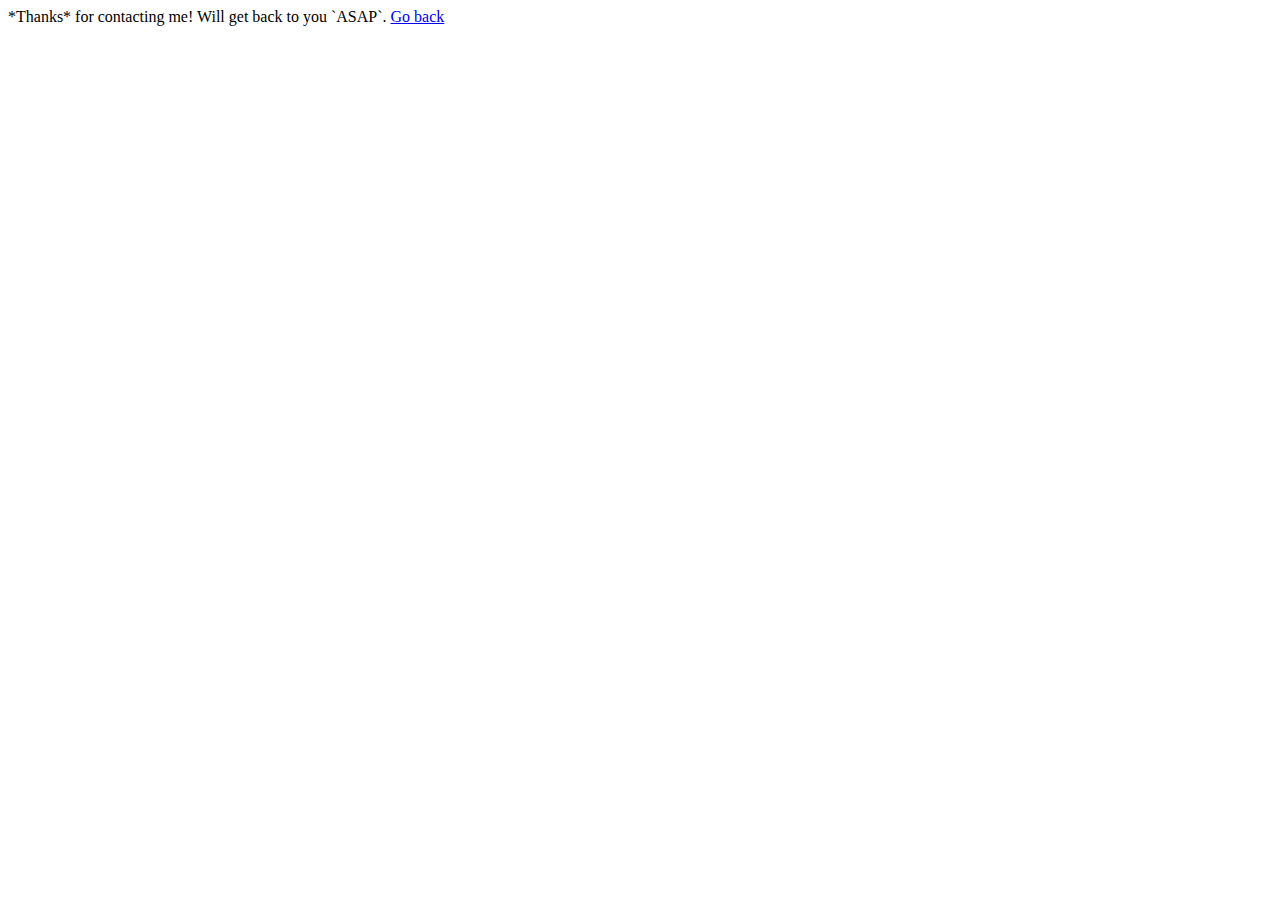
<file: static/submit.html>
<body>
    <md-block markdown="1">*Thanks* for contacting me! Will get back to you `ASAP`.
    </md-block>
    <a href="./index.html" > Go back</a>
</body>
<script type="module" src="https://md-block.verou.me/md-block.js"></script>
</file>
<file: style.css>
*,
*::after,
*::before {
  margin: 0;
  padding: 0;
  box-sizing: inherit;}

html {
  font-size: 62.5%;
  scroll-behavior: smooth; }

body {
  box-sizing: border-box;
  position: relative;
  line-height: 1.5;
  overflow-x: hidden;
  overflow-y: scroll;
  font-family: 'Space Grotesk', sans-serif; }

a {
  text-decoration: none;
  color: inherit; }

li {
  list-style: none; }

.text-main-color {
  color: #4b4a4b;
}

.main-container {
    max-width: 120rem;
    margin: auto;
    width: 92%; }

    /* CSS */
    .btn {
      appearance: none;
      background-color: transparent;
      border: 2px solid #52057b;
      border-radius: 15px;
      box-sizing: border-box;
      color: #52057b;
      cursor: pointer;
      display: inline-block;
      font-family: Roobert,-apple-system,BlinkMacSystemFont,"Segoe UI",Helvetica,Arial,sans-serif,"Apple Color Emoji","Segoe UI Emoji","Segoe UI Symbol";
      font-size: 16px;
      font-weight: 600;
      line-height: normal;
      margin: 0;
      min-height: 60px;
      min-width: 0;
      outline: none;
      padding: 16px 24px;
      text-align: center;
      text-decoration: none;
      transition: all 300ms cubic-bezier(.23, 1, 0.32, 1);
      user-select: none;
      -webkit-user-select: none;
      touch-action: manipulation;
      width: 40%;
      will-change: transform;
    }
    
    .btn:disabled {
      pointer-events: none;
    }
    
    .btn:hover {
      color: #fff;
      background-color: #42019d;
      box-shadow: rgba(0, 0, 0, 0.25) 0 8px 15px;
      transform: translateY(-2px);
    }
    
    .btn:active {
      box-shadow: none;
      transform: translateY(0);
    }

.sec-pad {
  padding: 12rem 0; }
  @media only screen and (max-width: 56.25em) {
    .sec-pad {
      padding: 8rem 0; } }

.header {
    position: fixed;
    width: 100%;
    z-index: 1000;
    background: rgba(255, 255, 255, 0.95);
    box-shadow: 0 10px 100px rgba(0, 0, 0, 0.1); }
    .header__content {
      display: flex;
      align-items: center;
      justify-content: space-between;
      padding: 1rem 5rem; }
      @media only screen and (max-width: 56.25em) {
        .header__content {
          padding: 0 2rem; } }
    .header__logo-container {
      display: flex;
      align-items: center;
      cursor: pointer;
      color: #333;
      transition: color .3s; }
      .header__logo-container:hover {
        color: #7526b2; }
    .header__logo-img-cont {
      width: 5rem;
      height: 5rem;
      border-radius: 50px;
      overflow: hidden;
      margin-right: 1.5rem;
      background: #7810da; }
      @media only screen and (max-width: 56.25em) {
        .header__logo-img-cont {
          width: 4.5rem;
          height: 4.5rem;
          margin-right: 1.2rem; } }
    .header__logo-img {
      width: 100%;
      height: 100%;
      object-fit: cover;
      object-position: center;
      display: block; }
    .header__logo-sub {
      font-size: 1.8rem;
      
      font-weight: 700;
      letter-spacing: 1px; }
    .header__links {
      display: flex; }
      @media only screen and (max-width: 37.5em) {
        .header__links {
          display: none; } }
    .header__link {
      padding: 2.2rem 3rem;
      display: inline-block;
      font-size: 1.6rem;
      color: #333;
  
      letter-spacing: 1px;
      font-weight: 700;
      transition: color .3s; }
      .header__link:hover {
        color: #7810da; }
      @media only screen and (max-width: 56.25em) {
        .header__link {
          padding: 3rem 1.8rem;
          font-size: 1.5rem; } }
    .header__main-ham-menu-cont {
      display: none;
      width: 3rem;
      padding: 2.2rem 0; }
      @media only screen and (max-width: 37.5em) {
        .header__main-ham-menu-cont {
          display: block; } }
    .header__main-ham-menu {
      width: 100%; }
    .header__main-ham-menu-close {
      width: 100%; }
    .header__sm-menu {
      background: #fff;
      position: absolute;
      width: 100%;
      top: 100%;
      visibility: hidden;
      opacity: 0;
      transition: all .3s;
      box-shadow: 0px 5px 5px 0px rgba(0, 0, 0, 0.1);
      -webkit-box-shadow: 0px 5px 5px 0px rgba(0, 0, 0, 0.1);
      -moz-box-shadow: 0px 5px 5px 0px rgba(0, 0, 0, 0.1); }
      .header__sm-menu--active {
        visibility: hidden;
        opacity: 0; }
        @media only screen and (max-width: 37.5em) {
          .header__sm-menu--active {
            visibility: visible;
            opacity: 1; } }
    .header__sm-menu-link a {
      display: block;
      text-decoration: none;
      padding: 2.5rem 3rem;
      font-size: 1.6rem;
      color: #333;
      text-align: right;
      border-bottom: 1px solid #eee;
      font-weight: 700;
      letter-spacing: 2px;
      transition: color .3s; }
      .header__sm-menu-link a:hover {
        color: #0062b9; }
    .header__sm-menu-link:first-child a {
      border-top: 1px solid #eee; }
    .header__sm-menu-link-last {
      border-bottom: 0; }


.heading-primary {
  font-size: 6rem;
  letter-spacing: 3px;
  text-align: center;
  font-weight: 300; }
  @media only screen and (max-width: 37.5em) {
    .heading-primary {
      font-size: 4.5rem; } }
  
  .heading-primary-bold  {
    font-weight: 700;
  }


.heading-section {
  display: block;
  font-size: 4rem;
  letter-spacing: 1px;
  letter-spacing: 3px;
  text-align: center;
  margin-bottom: 3.5rem;
  position: relative; }

  .heading-icon {
    margin: 4rem auto 0 auto;
    text-align: center;
  }
  .home_icon i {
    font-size: 10rem;
    font-weight: 900;
  }


.home {
    color: #fff;
    background: linear-gradient(to right, rgba(70, 21, 126, 0.8), rgba(143, 108, 186, 0.864)), url(../assets/svg/common-bg.svg);
    background-position: center;
    height: 100vh;
    min-height: 80rem;
    max-height: 120rem;
    position: relative; }

    .home__content {
        position: absolute;
        top: 50%;
        left: 50%;
        transform: translate(-50%, -50%);
        max-width: 90rem;
        width: 80%;
        text-align: justify;}

    .home_icon {
      margin: 10rem auto 0 auto;
      text-align: center;
      font-size: 1px;
      font-weight: 700;
    }
    
    .home_icon i {
      font-size: 8rem;
      font-weight: 900;
    }




.about {
    color: #fff;
    background: rgba(240, 240, 240, 0.8);
    background-position: center;
    height: 150vh;
    min-height: 80rem;
    max-height: 140rem;}

    .about_header {
        font-size: 3rem;
        letter-spacing: 3px;
        text-align: center; }
    .about-content {
      color:  rgba(4, 4, 4, 0.8);
      font-size: 2em;
      max-width: 90rem;
    }

        .about-description {
          margin: 2em;
          text-align: justify;
        }

        .about-description-bold {
          font-weight: bolder;
        }
        .about-link {
          color:rgba(0, 98, 185, 0.8)
        }

        .about_skills_list {
          display: flex;
          flex-wrap: wrap;
          flex-direction: row;
          margin: 2em 0 0 0;
        }

        .about_skill_box img {
          width: 15rem;
          height: 7rem;
          margin: auto;
          padding: 5%;
          margin: 1rem 0 0 0;  
        }

        .about_skill_box figcaption {
          text-align: center;
          font-size: 1.5rem;
        }
  
  .experience{
    background: rgba(240, 240, 240, 0.8);
    background-position: center;
    position: relative;
  }

      .container-experience {
        display: flex;
        flex-direction: row;
        align-items: flex-start;
        margin: 5% 0 0 0;
      }

      .experience-wrapper {
        position: relative;
        display: block;
        width: 100%;
        margin: 0 auto;
        padding: 0 15%;
      }
 
      .experience-logo {
        max-width: 200px;
        max-height: 200px;
        margin: 0 auto;
      }

      .experience-logo img {
        display: block;
        width: 100%;
        min-width: 100%;
      }
      .experience-item-title {
        font-size: 2.5rem;
      }
      .experience-description {
        max-width: 400px;
      }
      .experience-item-description li {
        font-size: 1.7rem;  
      }
      .experience-item-dates {
        font-size: 1.9rem;
      }

.projects {
  background-color: #ffffff;
}
  .projects-content {
    margin-top: 5%;
  }
  .projects-row {
    display: grid;
    grid-template-columns: 1.5fr 1.5fr;
    grid-gap: 5rem;
  }
  
  .projects-row-content-title{
    font-size: 3rem;
  }
  .projects-row-description {
    font-size: 1.8rem;
    margin: 5% 0;
    max-width: fit-content  ;
    padding: auto;
  }
  .projects-row-img-cont img {
    width: 100%;
    max-width: 500px;
    display: flex;
  }

.contact {
    color: #fff;
    background: linear-gradient(to right, rgba(70, 21, 126, 0.8), rgba(143, 108, 186, 0.864)), url(../assets/svg/common-bg.svg);
}
  .contact-text{
    text-align: center;
    padding: 1rem;
    margin-bottom: 4rem;  
    font-size: large;
  }
  .form-container {
    position: relative;
    width: 70%;
    padding: 6%;
    background: white;
    color:rgb(13, 13, 13);
    border-radius: 5px;
    box-shadow: 0 0 10px rgba(0, 0, 0, 0.1);
    margin: 5rem auto 0 auto; 
  }
  .form-container{
    text-align: center;
  }
    .contact-form-label{
      color: #666;
      font-size: 1.4rem;
      letter-spacing: 1px;
      font-weight: 600;
      margin-bottom: 1rem;
      display: block;
      text-align: left;
    }

    .contact-form-input{
      color: #333;
      padding: 2rem;
      width: 100%;
      border: 1px solid #ebebeb;
      font-size: 1.6rem;
      letter-spacing: 0px;
      background: #f0f0f0;
      border-radius: 5px;
      font-weight: 600;
      margin-bottom: 1.5rem;
    }
 
    .contact-form-input::placeholder {
      font-family: 'Space Grotesk', sans-serif; 
      color: #999;
      font-weight: 600;
      font-size: 1.6rem; }

.footer {
  background-color: rgb(47, 47, 47);
  color: white;
  padding: 1rem;
  font-size: 1rem; 
  text-align: center;
  border: 1px;
  border-color: white;
}

.footer-container{
  font-size: 1.2rem;
}
  .footer-info{
    display: flex;
    justify-content: space-between  ;
    padding: 1.5rem 0;
  }

    .footer-info-summary h2 {
      font-size: 1.8rem;
      padding-bottom: 10px;
    }
    .footer-info-summary p {
      font-size: 1.4rem;
    }
    .footer-info-summary{
      width: 70%;
      text-align: left;
    } 
  .footer-social{
    padding: 0 1rem 0 0;
  }
  .footer-social-header{
    text-align: left;
    padding-bottom: 0.1rem;
    margin-left: 1px;
    padding-bottom: 10px;
  }
  

  .footer-social-cont img {
    max-width: 30px;
  }


  .footer-copyright{
    padding: 15px 0 0 0;
    position: relative;
    border-top-color: rgb(205, 200, 200);
    border-top-width: 0.5px; 
    border-top-style: solid;
  }

  .footer-link{
    text-decoration: underline;
  }
</file>
<file: static/stylesheets/main.css>
*,
*::after,
*::before {
  margin: 0;
  padding: 0;
  box-sizing: inherit;}

html {
  font-size: 62.5%;
  scroll-behavior: smooth; }

body {
  box-sizing: border-box;
  position: relative;
  line-height: 1.5;
  overflow-x: hidden;
  overflow-y: scroll;
  font-family: 'Space Grotesk', sans-serif; }

a {
  text-decoration: none;
  color: inherit; }

li {
  list-style: none; }

.text-main-color {
  color: #4b4a4b;
}

.main-container {
    max-width: 120rem;
    margin: auto;
    width: 92%; }

    /* CSS */
    .btn {
      appearance: none;
      background-color: transparent;
      border: 2px solid #52057b;
      border-radius: 15px;
      box-sizing: border-box;
      color: #52057b;
      cursor: pointer;
      display: inline-block;
      font-family: Roobert,-apple-system,BlinkMacSystemFont,"Segoe UI",Helvetica,Arial,sans-serif,"Apple Color Emoji","Segoe UI Emoji","Segoe UI Symbol";
      font-size: 16px;
      font-weight: 600;
      line-height: normal;
      margin: 0;
      min-height: 60px;
      min-width: 0;
      outline: none;
      padding: 16px 24px;
      text-align: center;
      text-decoration: none;
      transition: all 300ms cubic-bezier(.23, 1, 0.32, 1);
      user-select: none;
      -webkit-user-select: none;
      touch-action: manipulation;
      width: 40%;
      will-change: transform;
    }
    
    .btn:disabled {
      pointer-events: none;
    }
    
    .btn:hover {
      color: #fff;
      background-color: #42019d;
      box-shadow: rgba(0, 0, 0, 0.25) 0 8px 15px;
      transform: translateY(-2px);
    }
    
    .btn:active {
      box-shadow: none;
      transform: translateY(0);
    }

.sec-pad {
  padding: 12rem 0; }
  @media only screen and (max-width: 56.25em) {
    .sec-pad {
      padding: 8rem 0; } }

.header {
    position: fixed;
    width: 100%;
    z-index: 1000;
    background: rgba(255, 255, 255, 0.95);
    box-shadow: 0 10px 100px rgba(0, 0, 0, 0.1); }
    .header__content {
      display: flex;
      align-items: center;
      justify-content: space-between;
      padding: 1rem 5rem; }
      @media only screen and (max-width: 56.25em) {
        .header__content {
          padding: 0 2rem; } }
    .header__logo-container {
      display: flex;
      align-items: center;
      cursor: pointer;
      color: #333;
      transition: color .3s; }
      .header__logo-container:hover {
        color: #7526b2; }
    .header__logo-img-cont {
      width: 5rem;
      height: 5rem;
      border-radius: 50px;
      overflow: hidden;
      margin-right: 1.5rem;
      background: #7810da; }
      @media only screen and (max-width: 56.25em) {
        .header__logo-img-cont {
          width: 4.5rem;
          height: 4.5rem;
          margin-right: 1.2rem; } }
    .header__logo-img {
      width: 100%;
      height: 100%;
      object-fit: cover;
      object-position: center;
      display: block; }
    .header__logo-sub {
      font-size: 1.8rem;
      
      font-weight: 700;
      letter-spacing: 1px; }
    .header__links {
      display: flex; }
      @media only screen and (max-width: 37.5em) {
        .header__links {
          display: none; } }
    .header__link {
      padding: 2.2rem 3rem;
      display: inline-block;
      font-size: 1.6rem;
      color: #333;
  
      letter-spacing: 1px;
      font-weight: 700;
      transition: color .3s; }
      .header__link:hover {
        color: #7810da; }
      @media only screen and (max-width: 56.25em) {
        .header__link {
          padding: 3rem 1.8rem;
          font-size: 1.5rem; } }
    .header__main-ham-menu-cont {
      display: none;
      width: 3rem;
      padding: 2.2rem 0; }
      @media only screen and (max-width: 37.5em) {
        .header__main-ham-menu-cont {
          display: block; } }
    .header__main-ham-menu {
      width: 100%; }
    .header__main-ham-menu-close {
      width: 100%; }
    .header__sm-menu {
      background: #fff;
      position: absolute;
      width: 100%;
      top: 100%;
      visibility: hidden;
      opacity: 0;
      transition: all .3s;
      box-shadow: 0px 5px 5px 0px rgba(0, 0, 0, 0.1);
      -webkit-box-shadow: 0px 5px 5px 0px rgba(0, 0, 0, 0.1);
      -moz-box-shadow: 0px 5px 5px 0px rgba(0, 0, 0, 0.1); }
      .header__sm-menu--active {
        visibility: hidden;
        opacity: 0; }
        @media only screen and (max-width: 37.5em) {
          .header__sm-menu--active {
            visibility: visible;
            opacity: 1; } }
    .header__sm-menu-link a {
      display: block;
      text-decoration: none;
      padding: 2.5rem 3rem;
      font-size: 1.6rem;
      color: #333;
      text-align: right;
      border-bottom: 1px solid #eee;
      font-weight: 700;
      letter-spacing: 2px;
      transition: color .3s; }
      .header__sm-menu-link a:hover {
        color: #0062b9; }
    .header__sm-menu-link:first-child a {
      border-top: 1px solid #eee; }
    .header__sm-menu-link-last {
      border-bottom: 0; }


.heading-primary {
  font-size: 6rem;
  letter-spacing: 3px;
  text-align: center;
  font-weight: 300; }
  @media only screen and (max-width: 37.5em) {
    .heading-primary {
      font-size: 4.5rem; } }
  
  .heading-primary-bold  {
    font-weight: 700;
  }


.heading-section {
  display: block;
  font-size: 4rem;
  letter-spacing: 1px;
  letter-spacing: 3px;
  text-align: center;
  margin-bottom: 3.5rem;
  position: relative; }

  .heading-icon {
    margin: 4rem auto 0 auto;
    text-align: center;
  }
  .home_icon i {
    font-size: 10rem;
    font-weight: 900;
  }


.home {
    color: #fff;
    background: linear-gradient(to right, rgba(70, 21, 126, 0.8), rgba(143, 108, 186, 0.864)), url(../assets/svg/common-bg.svg);
    background-position: center;
    height: 100vh;
    min-height: 80rem;
    max-height: 120rem;
    position: relative; }

    .home__content {
        position: absolute;
        top: 50%;
        left: 50%;
        transform: translate(-50%, -50%);
        max-width: 90rem;
        width: 80%;
        text-align: justify;}

    .home_icon {
      margin: 10rem auto 0 auto;
      text-align: center;
      font-size: 1px;
      font-weight: 700;
    }
    
    .home_icon i {
      font-size: 8rem;
      font-weight: 900;
    }




.about {
    color: #fff;
    background: rgba(240, 240, 240, 0.8);
    background-position: center;
    height: 150vh;
    min-height: 80rem;
    max-height: 140rem;}

    .about_header {
        font-size: 3rem;
        letter-spacing: 3px;
        text-align: center; }
    .about-content {
      color:  rgba(4, 4, 4, 0.8);
      font-size: 2em;
      max-width: 90rem;
    }

        .about-description {
          margin: 2em;
          text-align: justify;
        }

        .about-description-bold {
          font-weight: bolder;
        }
        .about-link {
          color:rgba(0, 98, 185, 0.8)
        }

        .about_skills_list {
          display: flex;
          flex-wrap: wrap;
          flex-direction: row;
          margin: 2em 0 0 0;
        }

        .about_skill_box img {
          width: 15rem;
          height: 7rem;
          margin: auto;
          padding: 5%;
          margin: 1rem 0 0 0;  
        }

        .about_skill_box figcaption {
          text-align: center;
          font-size: 1.5rem;
        }
  
  .experience{
    background: rgba(240, 240, 240, 0.8);
    background-position: center;
    position: relative;
  }

      .container-experience {
        display: flex;
        flex-direction: row;
        align-items: flex-start;
        margin: 5% 0 0 0;
      }

      .experience-wrapper {
        position: relative;
        display: block;
        width: 100%;
        margin: 0 auto;
        padding: 0 15%;
      }
 
      .experience-logo {
        max-width: 200px;
        max-height: 200px;
        margin: 0 auto;
      }

      .experience-logo img {
        display: block;
        width: 100%;
        min-width: 100%;
      }
      .experience-item-title {
        font-size: 2.5rem;
      }
      .experience-description {
        max-width: 400px;
      }
      .experience-item-description li {
        font-size: 1.7rem;  
      }
      .experience-item-dates {
        font-size: 1.9rem;
      }

.projects {
  background-color: #ffffff;
}
  .projects-content {
    margin-top: 5%;
  }
  .projects-row {
    display: grid;
    grid-template-columns: 1.5fr 1.5fr;
    grid-gap: 5rem;
  }
  
  .projects-row-content-title{
    font-size: 3rem;
  }
  .projects-row-description {
    font-size: 1.8rem;
    margin: 5% 0;
    max-width: fit-content  ;
    padding: auto;
  }
  .projects-row-img-cont img {
    width: 100%;
    max-width: 500px;
    display: flex;
  }

.contact {
    color: #fff;
    background: linear-gradient(to right, rgba(70, 21, 126, 0.8), rgba(143, 108, 186, 0.864)), url(../assets/svg/common-bg.svg);
}
  .contact-text{
    text-align: center;
    padding: 1rem;
    margin-bottom: 4rem;  
    font-size: large;
  }
  .form-container {
    position: relative;
    width: 70%;
    padding: 6%;
    background: white;
    color:rgb(13, 13, 13);
    border-radius: 5px;
    box-shadow: 0 0 10px rgba(0, 0, 0, 0.1);
    margin: 5rem auto 0 auto; 
  }
  .form-container{
    text-align: center;
  }
    .contact-form-label{
      color: #666;
      font-size: 1.4rem;
      letter-spacing: 1px;
      font-weight: 600;
      margin-bottom: 1rem;
      display: block;
      text-align: left;
    }

    .contact-form-input{
      color: #333;
      padding: 2rem;
      width: 100%;
      border: 1px solid #ebebeb;
      font-size: 1.6rem;
      letter-spacing: 0px;
      background: #f0f0f0;
      border-radius: 5px;
      font-weight: 600;
      margin-bottom: 1.5rem;
    }
 
    .contact-form-input::placeholder {
      font-family: 'Space Grotesk', sans-serif; 
      color: #999;
      font-weight: 600;
      font-size: 1.6rem; }

.footer {
  background-color: rgb(47, 47, 47);
  color: white;
  padding: 1rem;
  font-size: 1rem; 
  text-align: center;
  border: 1px;
  border-color: white;
}

.footer-container{
  font-size: 1.2rem;
}
  .footer-info{
    display: flex;
    justify-content: space-between  ;
    padding: 1.5rem 0;
  }

    .footer-info-summary h2 {
      font-size: 1.8rem;
      padding-bottom: 10px;
    }
    .footer-info-summary p {
      font-size: 1.4rem;
    }
    .footer-info-summary{
      width: 70%;
      text-align: left;
    } 
  .footer-social{
    padding: 0 1rem 0 0;
  }
  .footer-social-header{
    text-align: left;
    padding-bottom: 0.1rem;
    margin-left: 1px;
    padding-bottom: 10px;
  }
  

  .footer-social-cont img {
    max-width: 30px;
  }


  .footer-copyright{
    padding: 15px 0 0 0;
    position: relative;
    border-top-color: rgb(205, 200, 200);
    border-top-width: 0.5px; 
    border-top-style: solid;
  }

  .footer-link{
    text-decoration: underline;
  }
</file>
